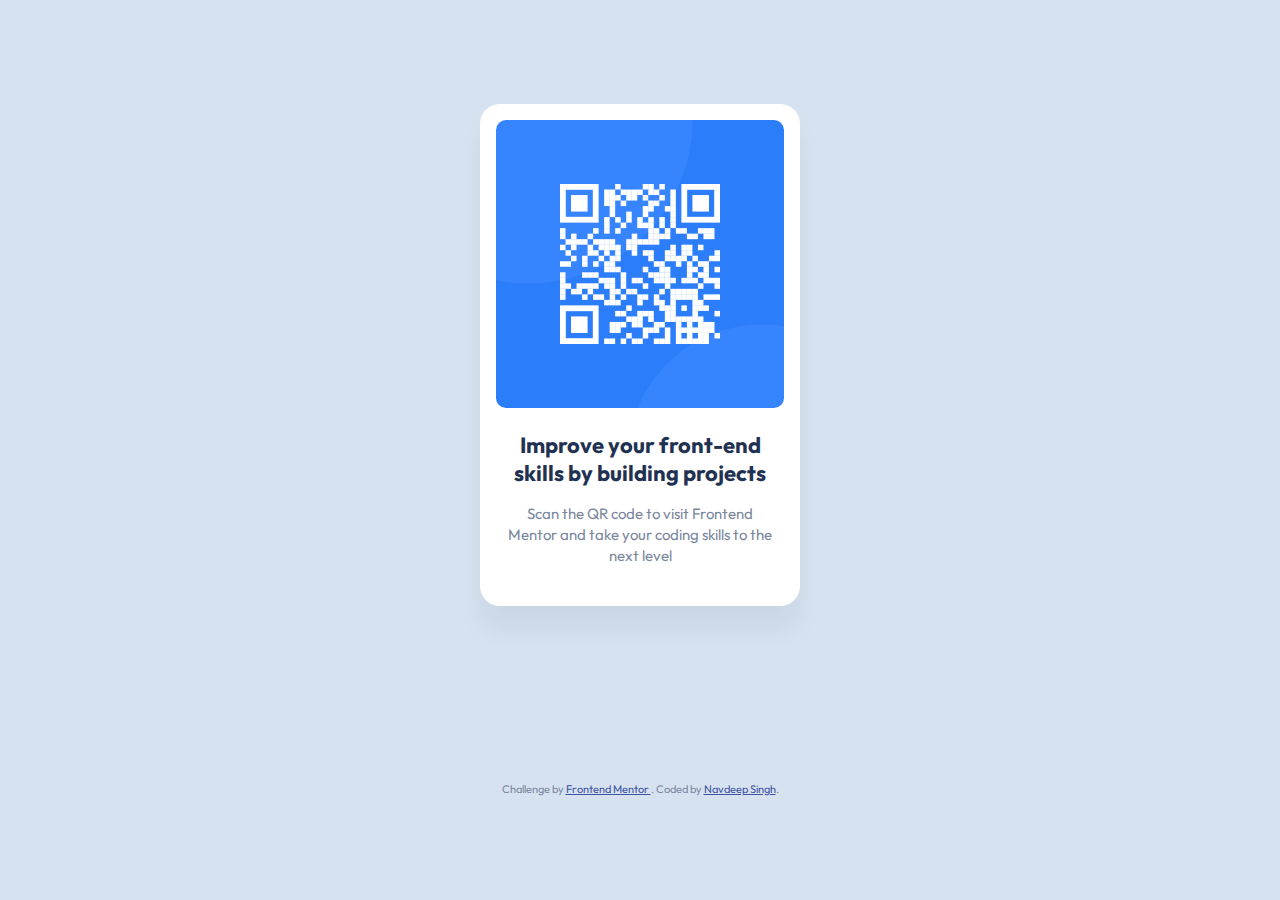
<file: index.html>
<!DOCTYPE html>
<html lang="en">
<head>
  <meta charset="UTF-8" />
  <meta name="viewport" content="width=device-width, initial-scale=1.0" />

  <link rel="icon" type="image/png" sizes="32x32" href="./images/favicon-32x32.png" />

  <!-- Font -->
  <link rel="preconnect" href="https://fonts.googleapis.com" />
  <link rel="preconnect" href="https://fonts.gstatic.com" crossorigin />
  <link
    href="https://fonts.googleapis.com/css2?family=Outfit:wght@400;700&display=swap"
    rel="stylesheet"
  />

  <link rel="stylesheet" href="./styles.css" />

  <title>Frontend Mentor | QR code component</title>
</head>
<body>
  <main class="page">
    <article class="qr-card">
      <img
        class="qr-card__img"
        src="./images/image-qr-code.png"
        alt="QR code to visit Frontend Mentor"
      />

      <h1 class="qr-card__title">Improve your front-end skills by building projects</h1>

      <p class="qr-card__text">
        Scan the QR code to visit Frontend Mentor and take your coding skills to the next level
      </p>
    </article>

    <footer class="attribution">
      Challenge by
      <a href="https://www.frontendmentor.io?ref=challenge" target="_blank" rel="noreferrer">
        Frontend Mentor
      </a>.
      Coded by <a href="#">Navdeep Singh</a>.
    </footer>
  </main>
</body>
</html>
</file>
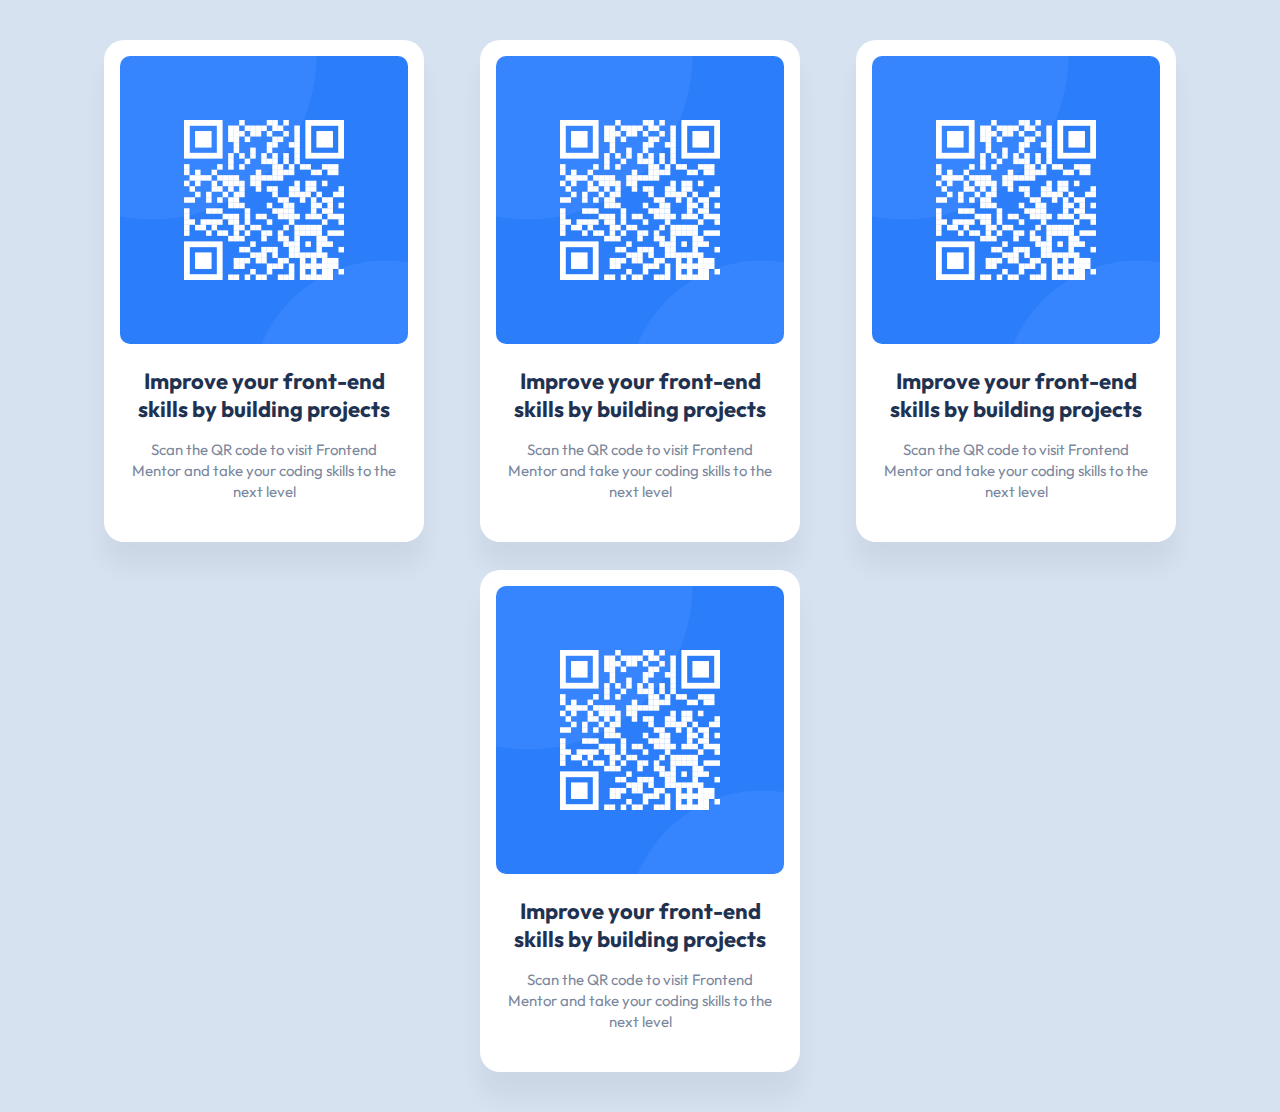
<file: part2.html>
<!DOCTYPE html>
<html lang="en">
<head>
  <meta charset="UTF-8" />
  <meta name="viewport" content="width=device-width, initial-scale=1.0" />
  <link rel="icon" type="image/png" sizes="32x32" href="./images/favicon-32x32.png" />

  <link rel="preconnect" href="https://fonts.googleapis.com" />
  <link rel="preconnect" href="https://fonts.gstatic.com" crossorigin />
  <link
    href="https://fonts.googleapis.com/css2?family=Outfit:wght@400;700&display=swap"
    rel="stylesheet"
  />

  <link rel="stylesheet" href="./styles.css" />
  <title>Part 2 | QR grid</title>
</head>
<body>
  <main class="page page--grid">
    <ul class="qr-grid" aria-label="QR code cards">
      <li class="qr-grid__item">
        <article class="qr-card">
          <img class="qr-card__img" src="./images/image-qr-code.png" alt="QR code to visit Frontend Mentor" />
          <h2 class="qr-card__title">Improve your front-end skills by building projects</h2>
          <p class="qr-card__text">Scan the QR code to visit Frontend Mentor and take your coding skills to the next level</p>
        </article>
      </li>

      <li class="qr-grid__item">
        <article class="qr-card">
          <img class="qr-card__img" src="./images/image-qr-code.png" alt="QR code to visit Frontend Mentor" />
          <h2 class="qr-card__title">Improve your front-end skills by building projects</h2>
          <p class="qr-card__text">Scan the QR code to visit Frontend Mentor and take your coding skills to the next level</p>
        </article>
      </li>

      <li class="qr-grid__item">
        <article class="qr-card">
          <img class="qr-card__img" src="./images/image-qr-code.png" alt="QR code to visit Frontend Mentor" />
          <h2 class="qr-card__title">Improve your front-end skills by building projects</h2>
          <p class="qr-card__text">Scan the QR code to visit Frontend Mentor and take your coding skills to the next level</p>
        </article>
      </li>

      <li class="qr-grid__item">
        <article class="qr-card">
          <img class="qr-card__img" src="./images/image-qr-code.png" alt="QR code to visit Frontend Mentor" />
          <h2 class="qr-card__title">Improve your front-end skills by building projects</h2>
          <p class="qr-card__text">Scan the QR code to visit Frontend Mentor and take your coding skills to the next level</p>
        </article>
      </li>
    </ul>
  </main>
</body>
</html>
</file>
<file: styles.css>
:root {
  --bg: hsl(212, 45%, 89%);
  --card: hsl(0, 0%, 100%);
  --text-strong: hsl(218, 44%, 22%);
  --text: hsl(220, 15%, 55%);
}

*,
*::before,
*::after {
  box-sizing: border-box;
}

body {
  margin: 0;
  font-family: "Outfit", system-ui, -apple-system, Segoe UI, Roboto, Arial, sans-serif;
  background: var(--bg);
  color: var(--text-strong);
}

.page {
  min-height: 100vh;
  display: grid;
  place-items: center;
  gap: 24px;
  padding: 28px;
}

.qr-card {
  width: 100%;
  max-width: 320px;
  background: var(--card);
  border-radius: 20px;
  padding: 16px 16px 40px;
  text-align: center;
  box-shadow: 0 25px 25px rgba(0, 0, 0, 0.05);
}

.qr-card__img {
  display: block;
  width: 100%;
  border-radius: 10px;
  margin-bottom: 24px;
}

.qr-card__title {
  margin: 0 0 16px;
  font-size: 22px;
  line-height: 1.25;
  font-weight: 700;
  color: var(--text-strong);
}

.qr-card__text {
  margin: 0;
  padding: 0 12px;
  font-size: 15px;
  line-height: 1.4;
  font-weight: 400;
  color: var(--text);
}

.attribution {
  font-size: 11px;
  text-align: center;
  color: var(--text);
}

.attribution a {
  color: hsl(228, 45%, 44%);
}


.page--grid {
  place-items: start center;
  padding-top: 40px;
  padding-bottom: 40px;
}

.qr-grid {
  list-style: none;
  margin: 0;
  padding: 0;

  display: grid;
  gap: 28px;

  width: min(1100px, 100%);

  grid-template-columns: repeat(3, 1fr);
  justify-items: center;
}

.qr-grid__item:nth-child(4) {
  grid-column: 2;
}

@media (max-width: 999px) {
  .qr-grid {
    grid-template-columns: 1fr;
    width: 100%;
    justify-items: center;
  }

  .qr-grid__item:nth-child(4) {
    grid-column: auto;
  }
}
</file>
